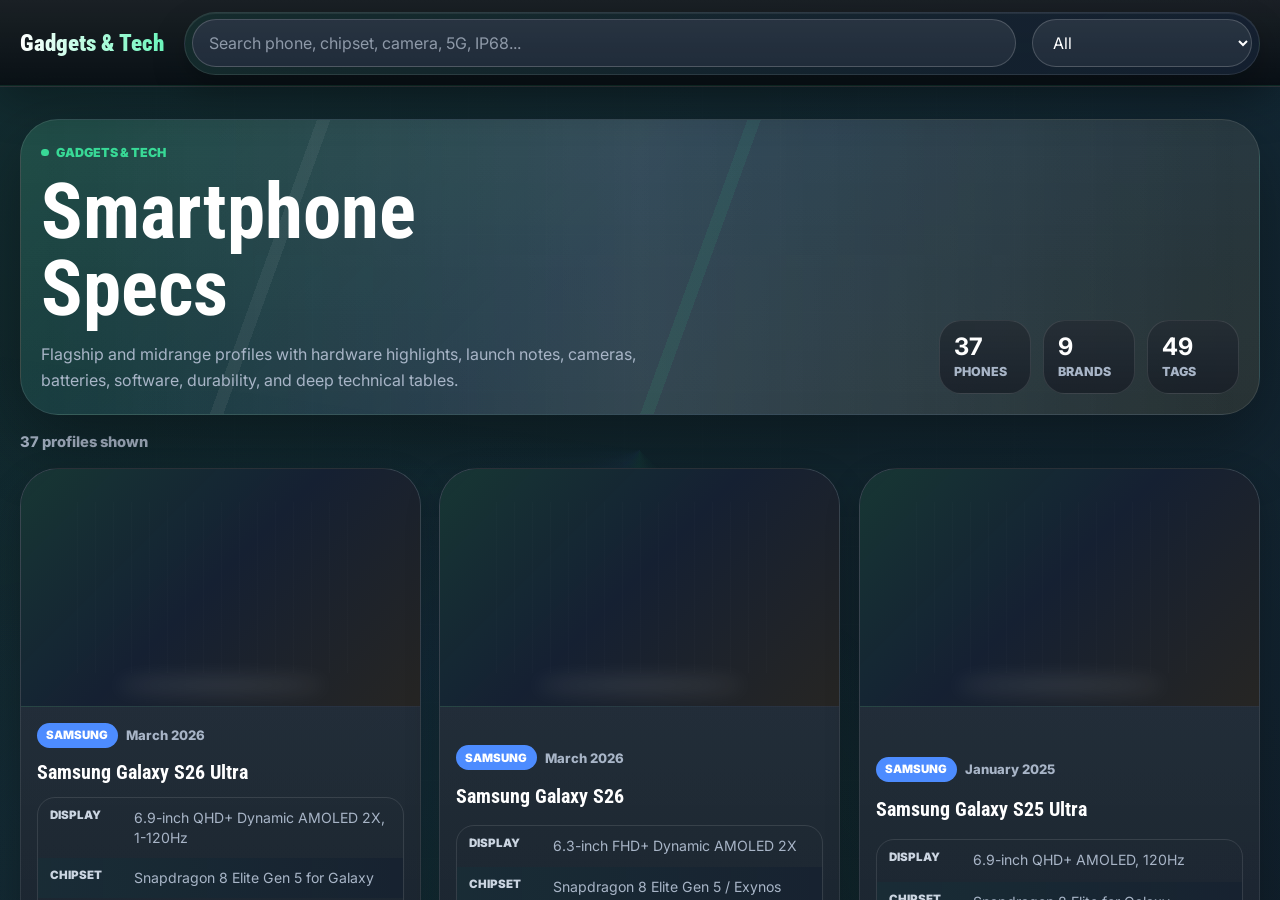
<file: gadgets-tech/index.html>
<!DOCTYPE html>
<html lang="en">
<head>
  <meta charset="UTF-8">
  <meta name="viewport" content="width=device-width, initial-scale=1.0">
  <meta http-equiv="refresh" content="0; url=../tech/phones/">
  <title>Redirecting to Gadgets & Tech Phones</title>
</head>
<body>
  <p>Opening the upgraded <a href="../tech/phones/">Gadgets & Tech phone section</a>...</p>
</body>
</html>
</file>
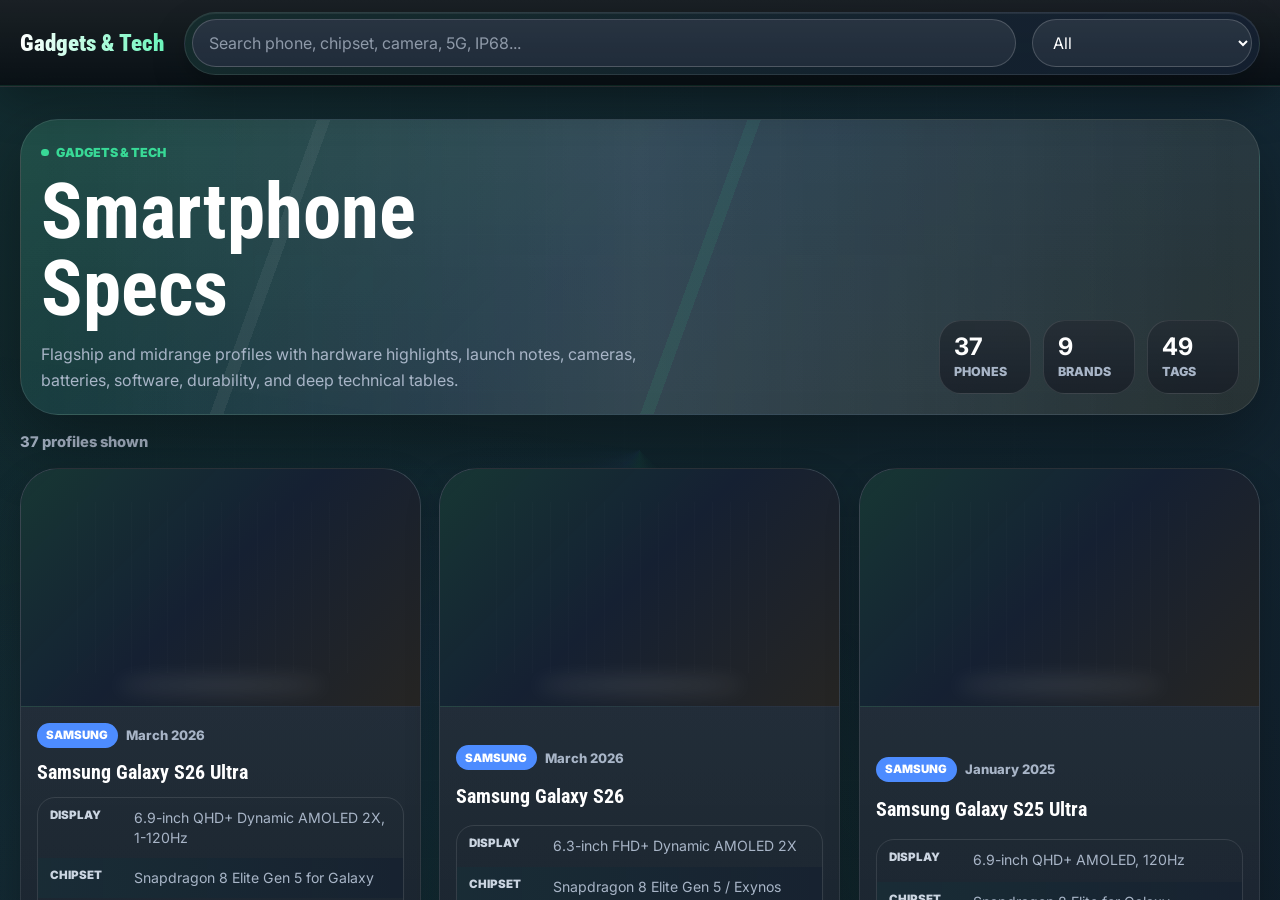
<file: tech/index.html>
<!DOCTYPE html>
<html lang="en">
<head>
  <meta charset="UTF-8">
  <meta name="viewport" content="width=device-width, initial-scale=1.0">
  <meta http-equiv="refresh" content="0; url=phones/">
  <title>Tech | Dipson Adhikari</title>
</head>
<body>
  <p>Opening <a href="phones/">Tech Phones</a>...</p>
</body>
</html>
</file>
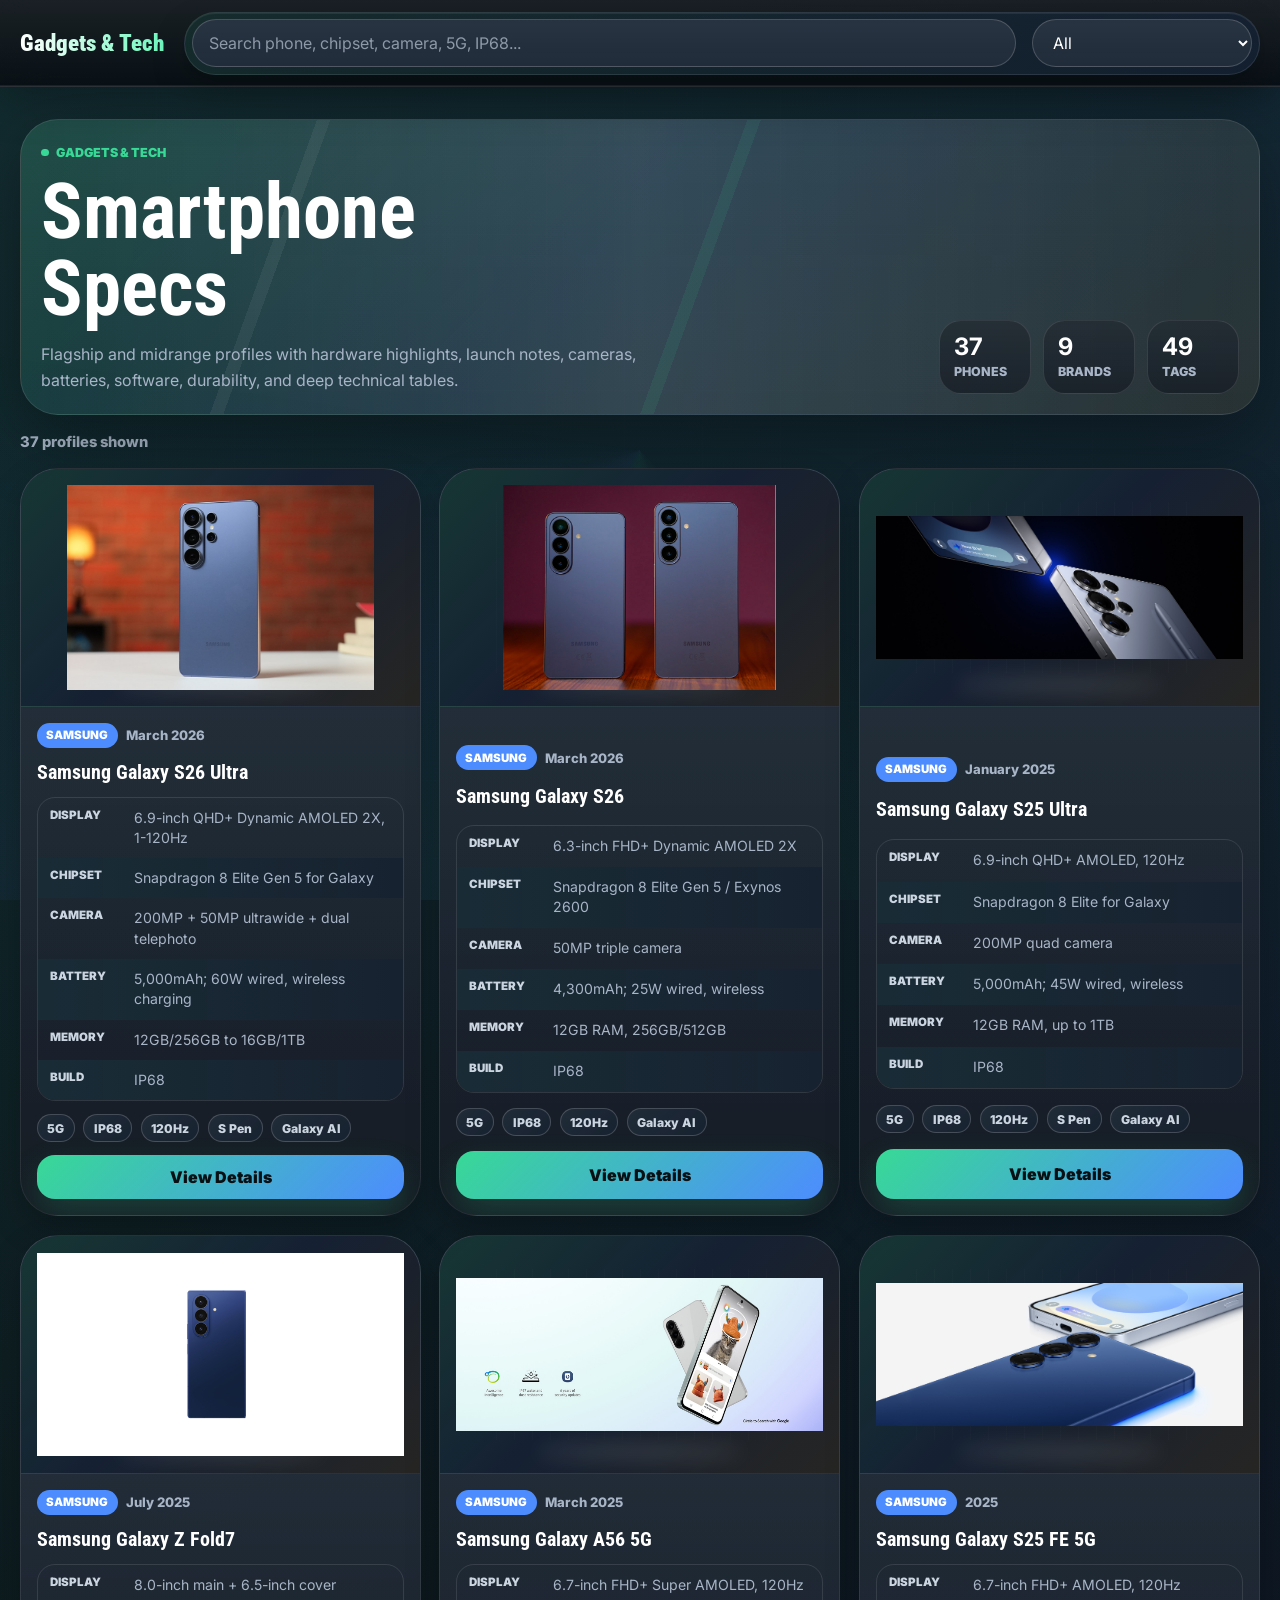
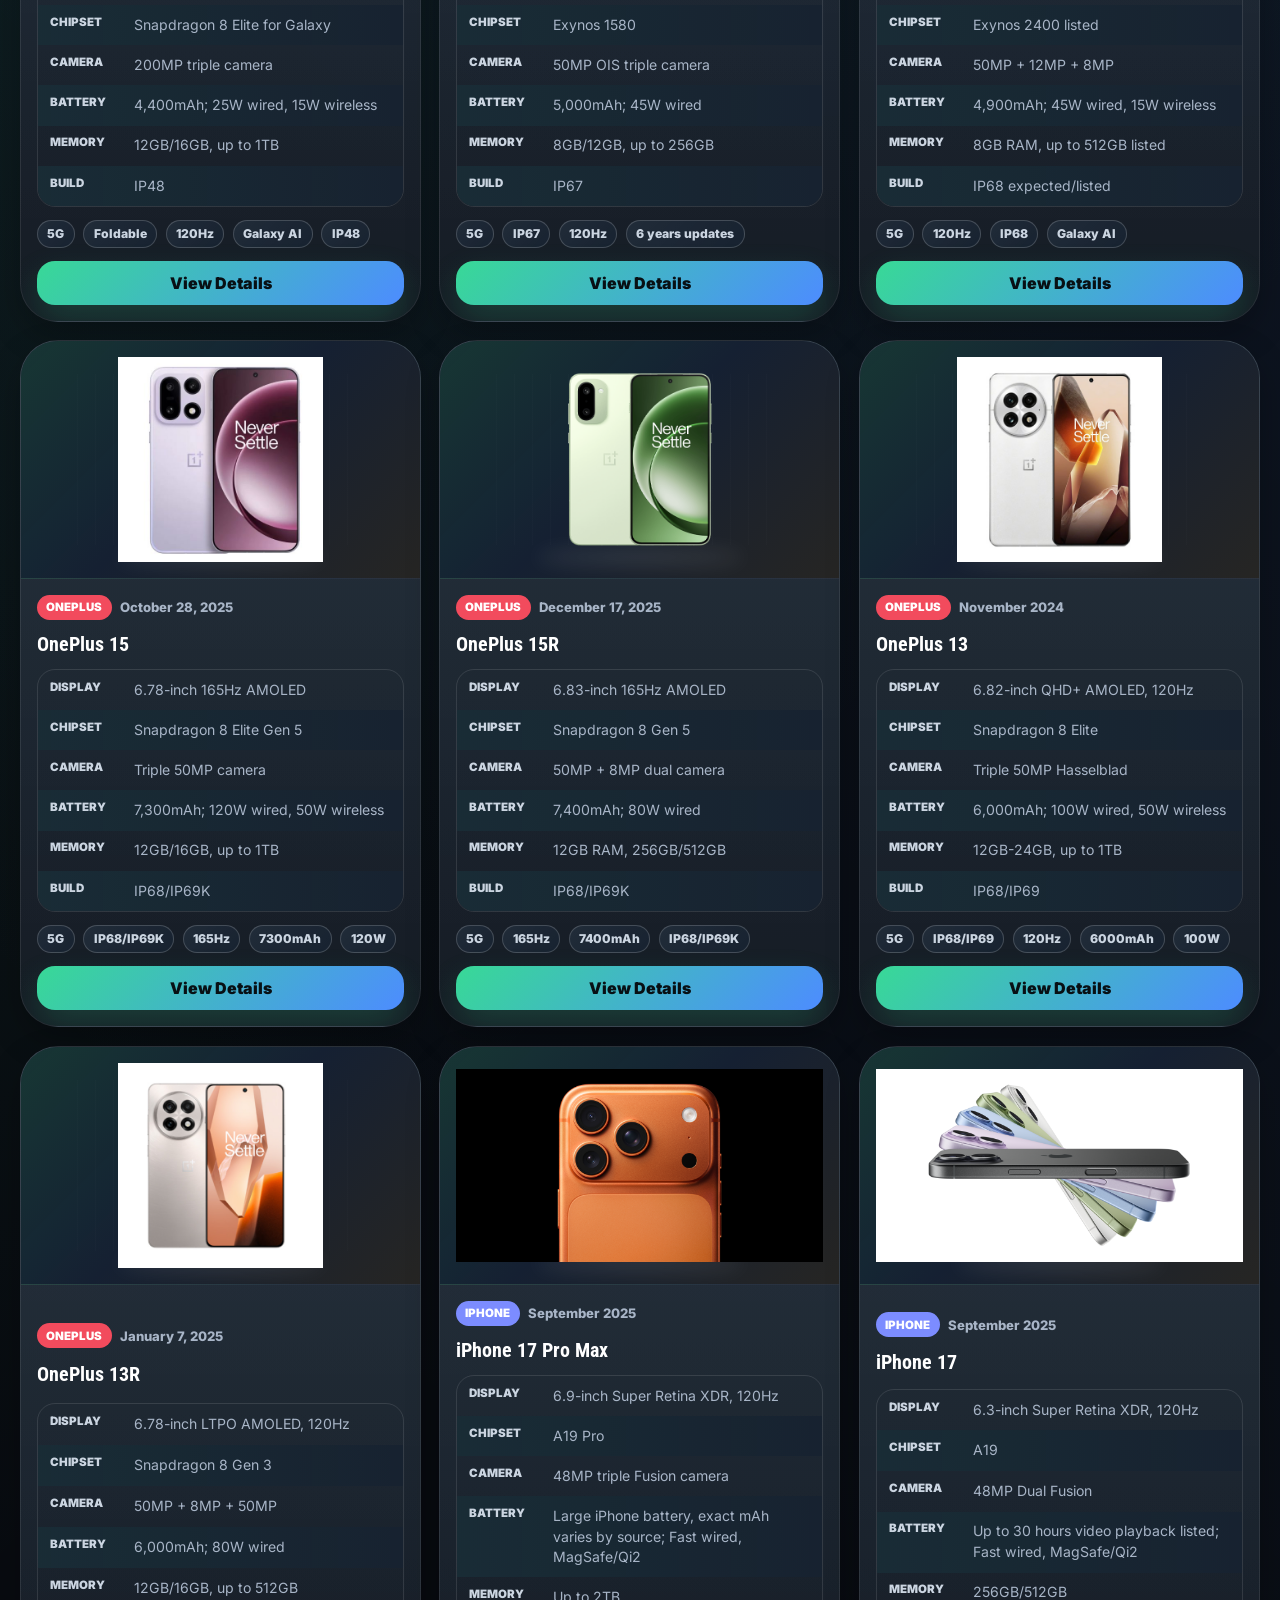
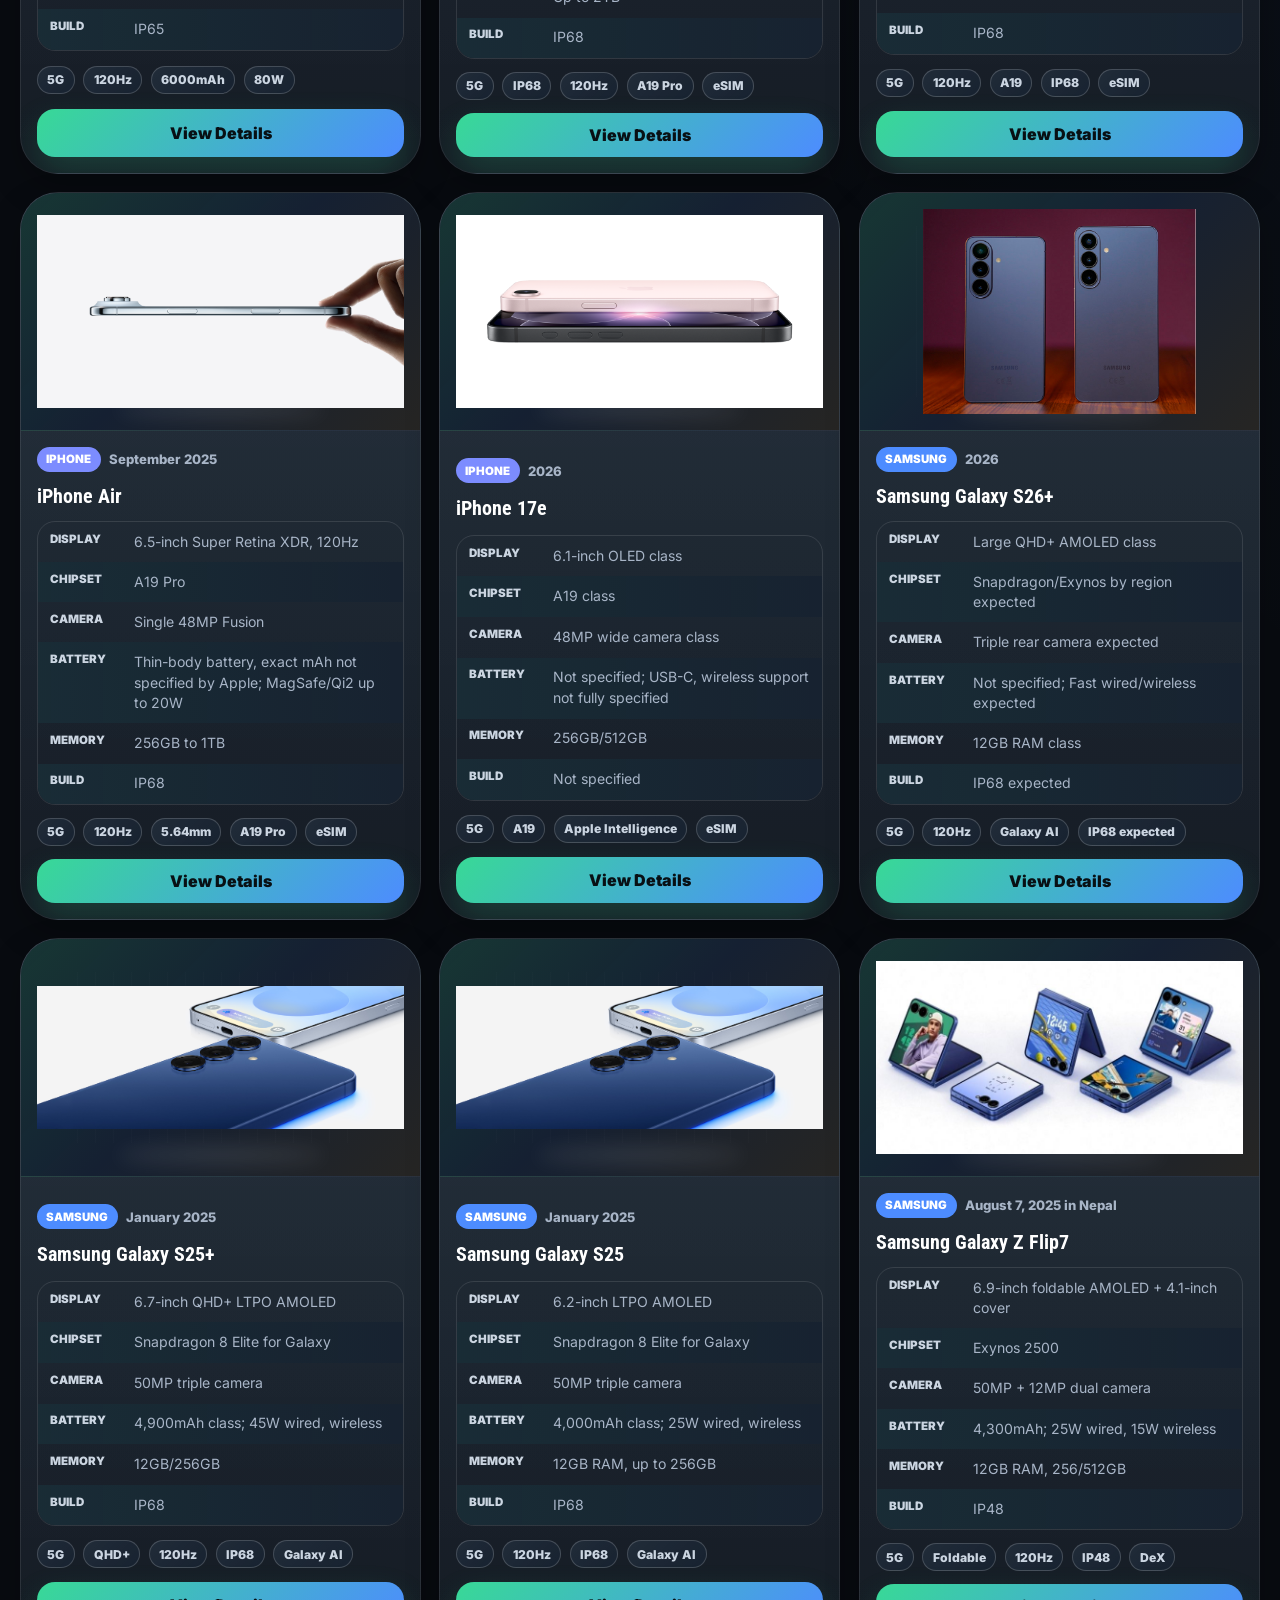
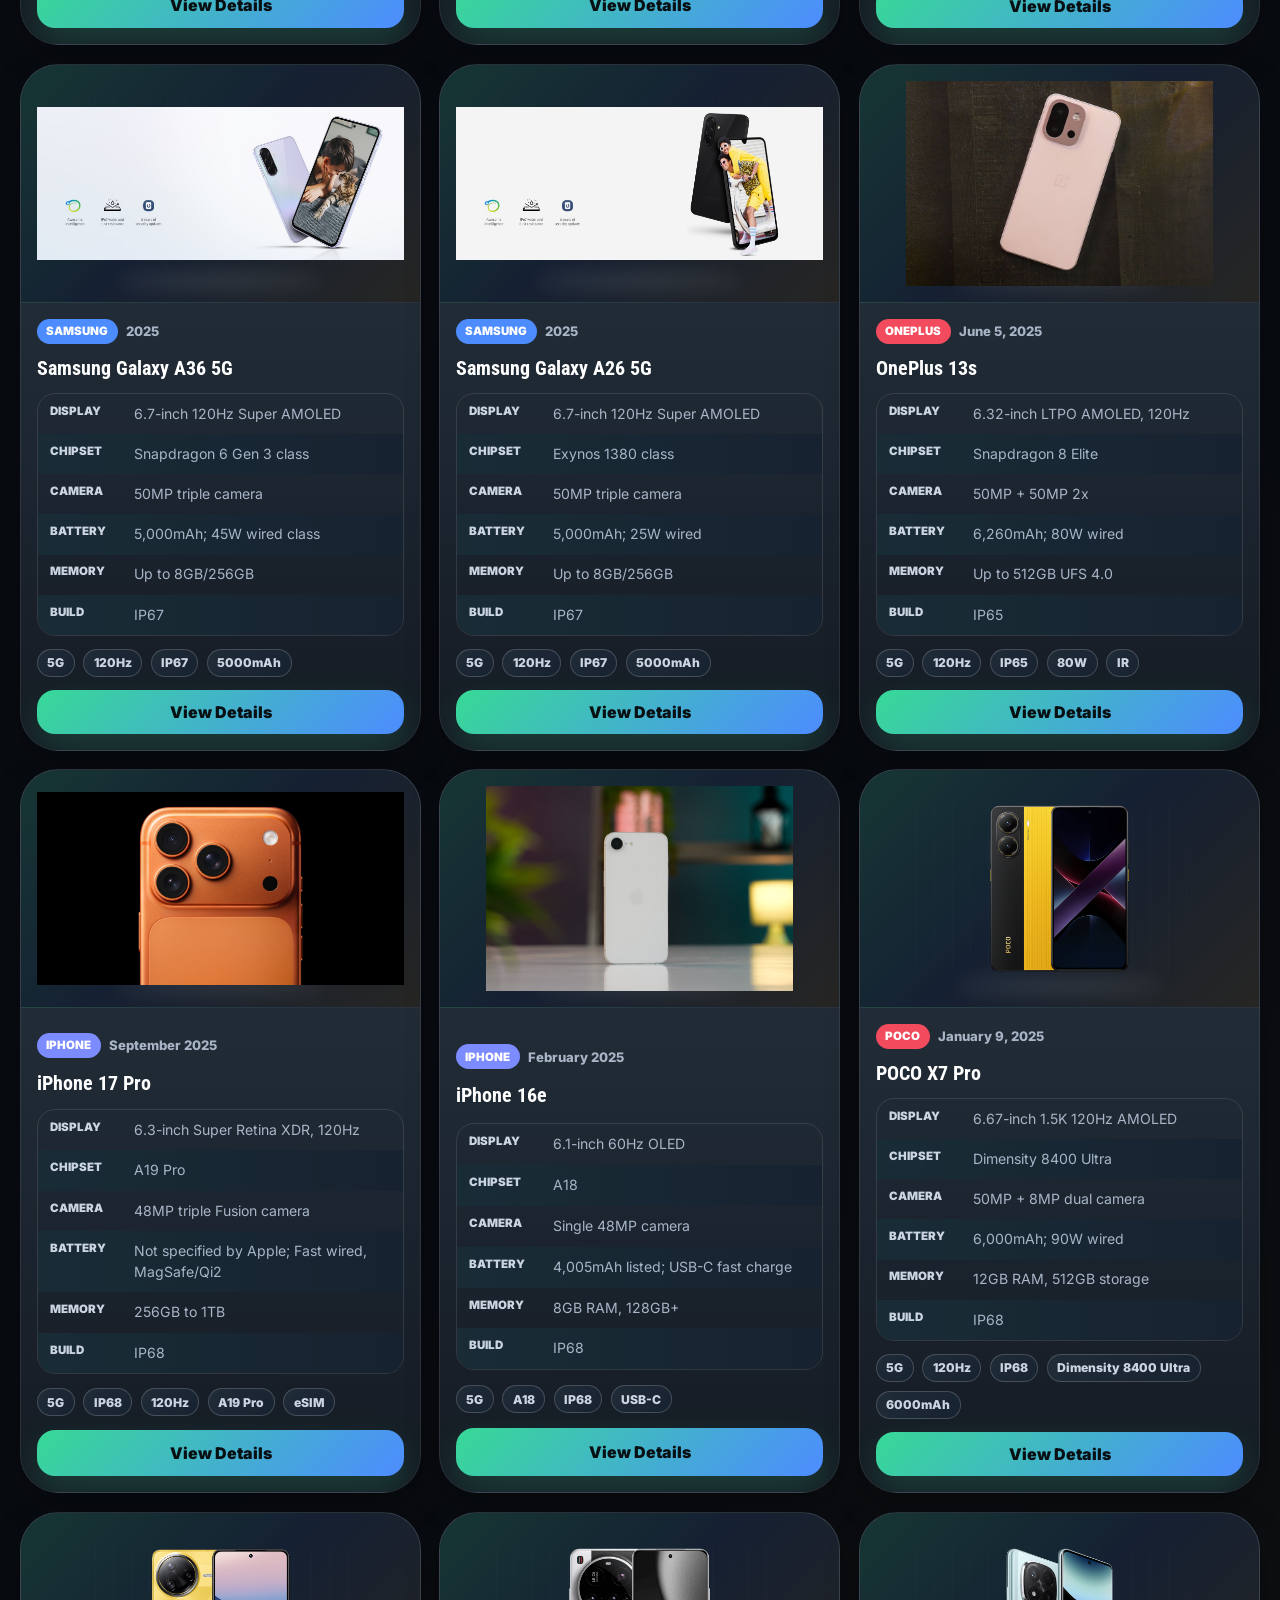
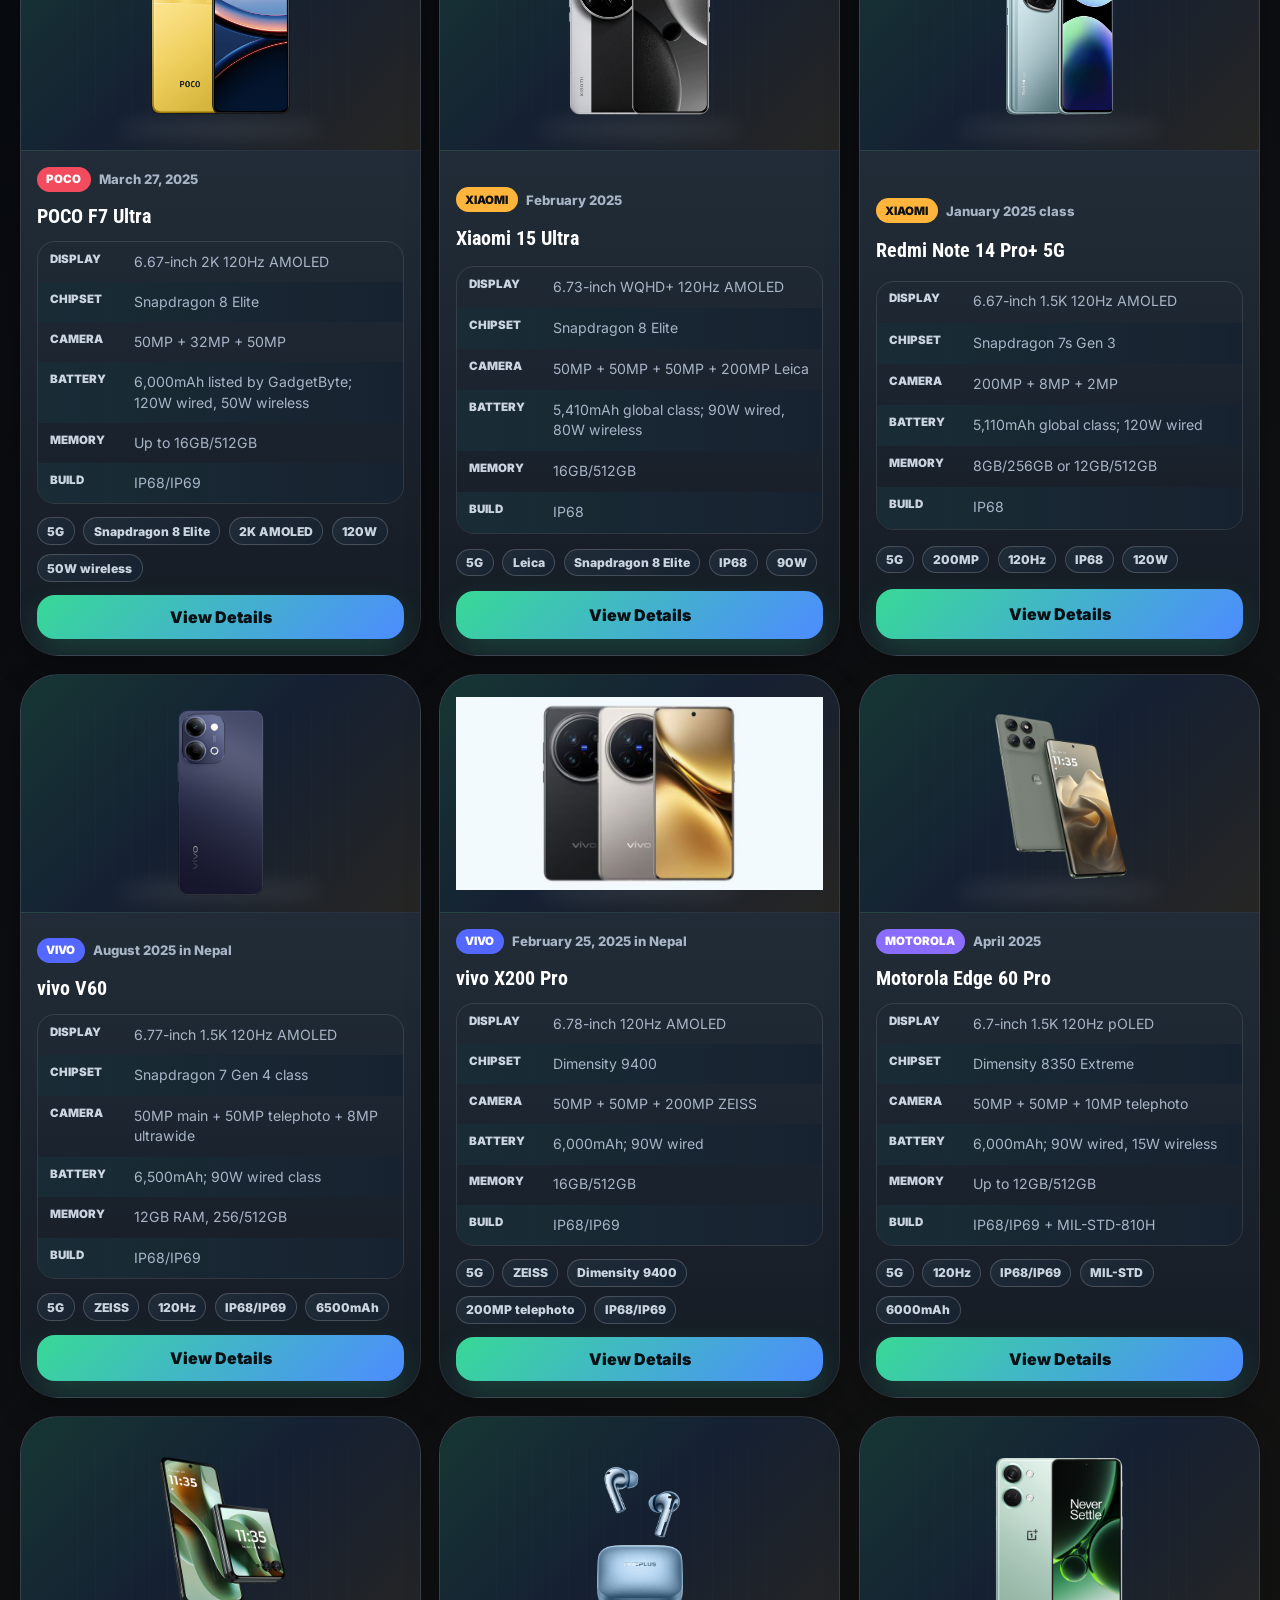
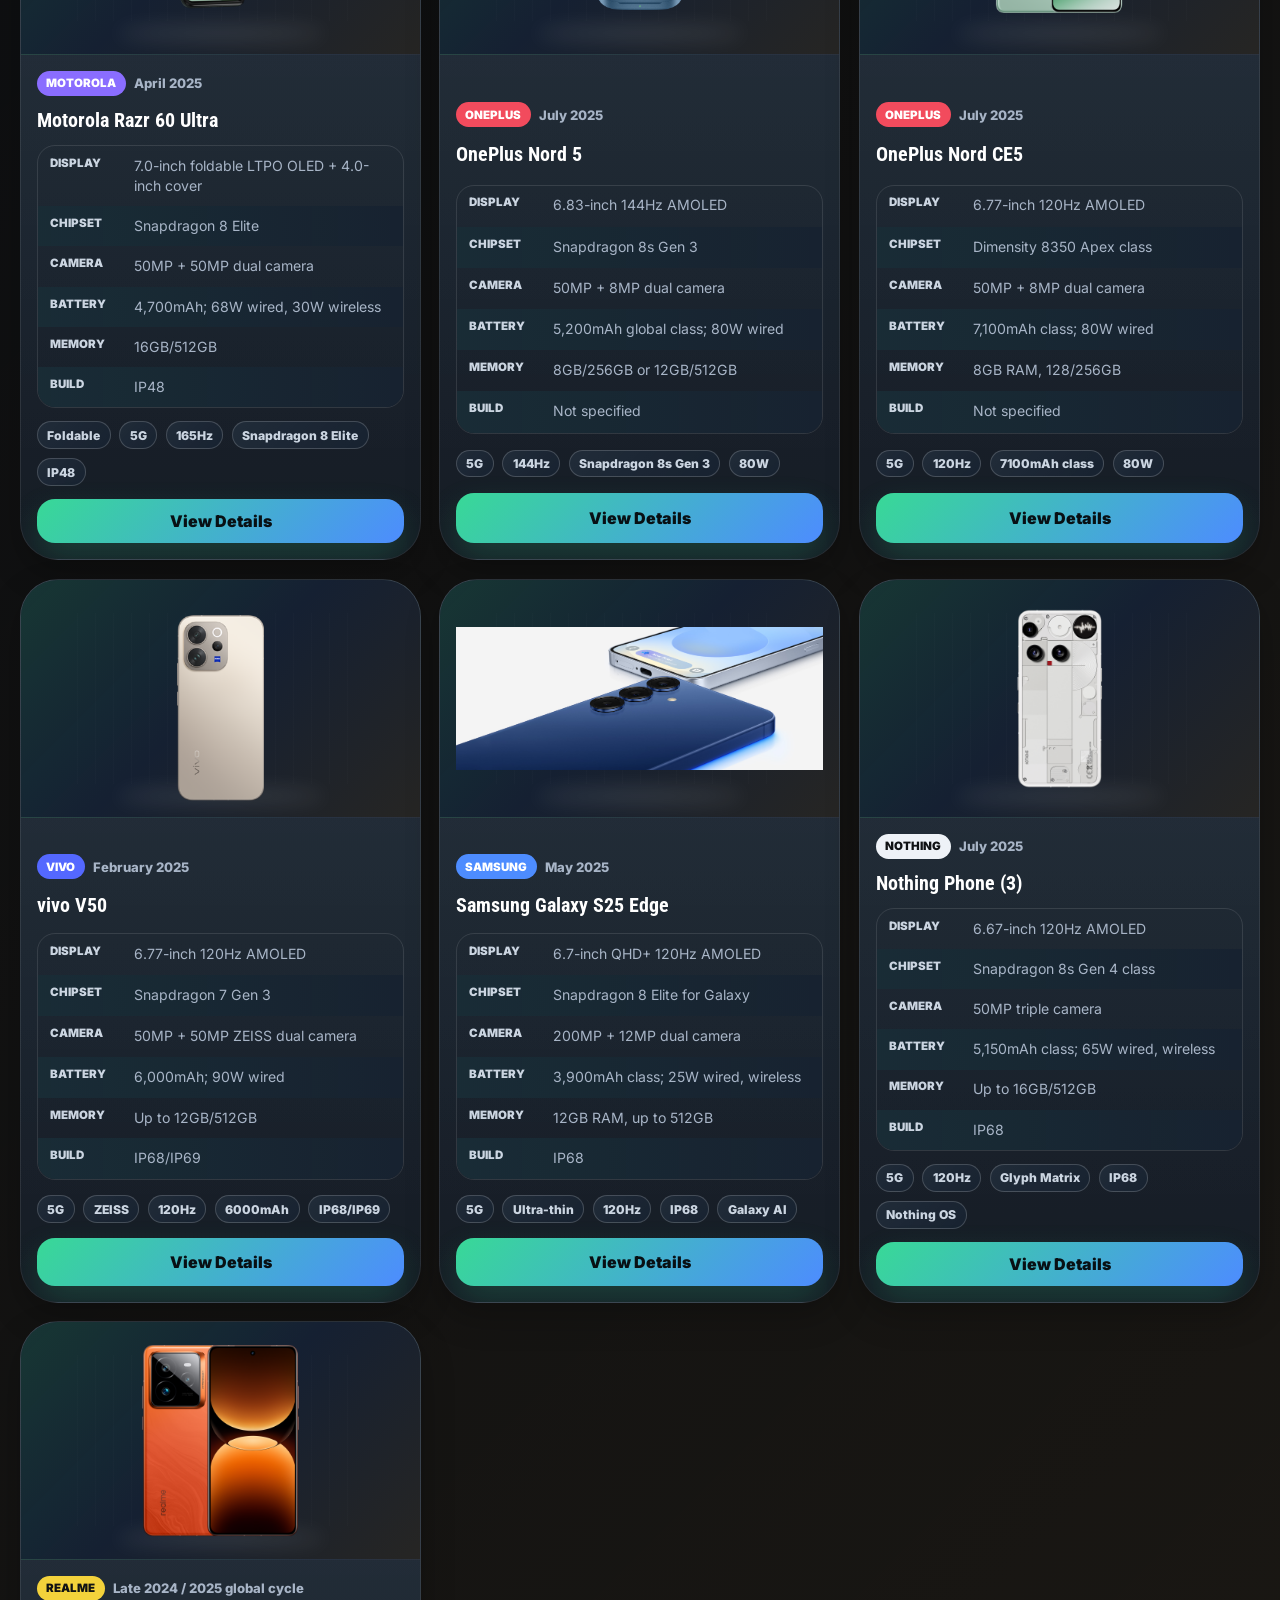
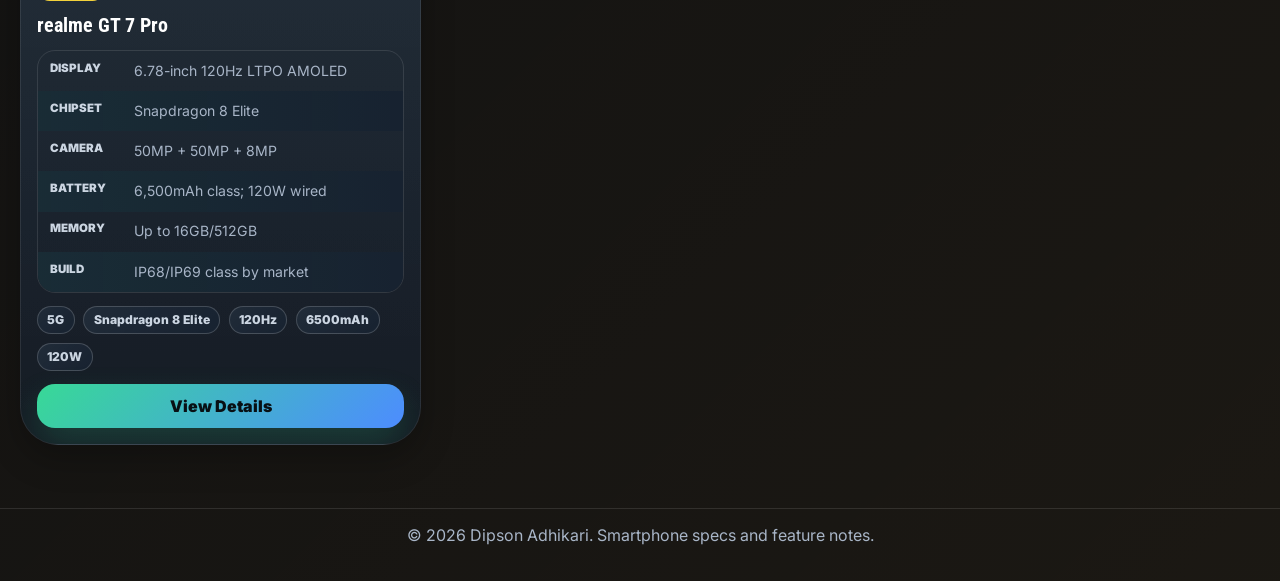
<file: tech/phones/index.html>
<!DOCTYPE html>
<html lang="en">
<head>
  <meta charset="UTF-8">
  <meta name="viewport" content="width=device-width, initial-scale=1.0">
  <meta
    name="description"
    content="Browse detailed smartphone specifications with images, key hardware summaries, camera notes, battery details, and advanced technical tables."
  >
  <title>Smartphone Specs and Features | Gadgets & Tech</title>
  <link rel="preconnect" href="https://fonts.googleapis.com">
  <link rel="preconnect" href="https://fonts.gstatic.com" crossorigin>
  <link
    href="https://fonts.googleapis.com/css2?family=Inter:wght@400;500;600;700;800;900&family=Roboto+Condensed:wght@700&display=swap"
    rel="stylesheet"
  >
  <link rel="stylesheet" href="styles.css">
</head>
<body>
  <header class="site-header">
    <nav class="navbar" aria-label="Tech navigation">
      <a class="brand" href="./" data-route="list">
        <span>Gadgets & Tech</span>
      </a>
      <div class="header-controls" aria-label="Phone filters">
        <label class="search-box">
          <span class="sr-only">Search phones</span>
          <input id="phone-search" type="search" placeholder="Search phone, chipset, camera, 5G, IP68...">
        </label>
        <label class="select-box">
          <span class="sr-only">Brand</span>
          <select id="brand-filter">
            <option value="all">All</option>
          </select>
        </label>
      </div>
    </nav>
  </header>

  <main id="app" class="app-shell" aria-live="polite"></main>

  <footer class="site-footer">
    <p>&copy; <span id="year">2026</span> Dipson Adhikari. Smartphone specs and feature notes.</p>
  </footer>

  <script src="phone-app.js"></script>
</body>
</html>
</file>
<file: tech/phones/styles.css>
:root {
  --page: #080b10;
  --panel: #111821;
  --panel-2: #172230;
  --panel-3: #202c3a;
  --ink: #ffffff;
  --text: #e8edf4;
  --muted: #a8b5c7;
  --soft: #cbd5e1;
  --line: rgba(255, 255, 255, 0.11);
  --line-strong: rgba(255, 255, 255, 0.18);
  --cyan: #38d996;
  --cyan-bright: #6df6bd;
  --cyan-soft: rgba(56, 217, 150, 0.16);
  --red: #f24b5d;
  --yellow: #ffb43b;
  --green: #7c8cff;
  --blue: #4d8cff;
  --violet: #9a7cff;
  --hot: #ff6fae;
  --shadow: 0 24px 70px rgba(0, 0, 0, 0.34);
  --shadow-soft: 0 14px 34px rgba(0, 0, 0, 0.24);
  --shadow-glow: 0 28px 80px rgba(56, 217, 150, 0.12), 0 22px 60px rgba(77, 140, 255, 0.12);
  --container: 1280px;
  --radius: 24px;
  --radius-lg: 38px;
  --radius-pill: 999px;
  --cursor-x: 50%;
  --cursor-y: 50%;
}

* {
  box-sizing: border-box;
  margin: 0;
  padding: 0;
}

html {
  scroll-behavior: smooth;
}

body {
  background:
    linear-gradient(135deg, rgba(56, 217, 150, 0.12), transparent 28%),
    linear-gradient(225deg, rgba(77, 140, 255, 0.12), transparent 34%),
    linear-gradient(315deg, rgba(255, 180, 59, 0.08), transparent 44%),
    var(--page);
  color: var(--text);
  font-family: "Inter", Arial, sans-serif;
  min-height: 100vh;
  overflow-x: hidden;
}

body::before {
  background-image:
    linear-gradient(rgba(255, 255, 255, 0.08) 1px, transparent 1px),
    linear-gradient(90deg, rgba(255, 255, 255, 0.08) 1px, transparent 1px);
  background-size: 78px 78px;
  content: "";
  inset: 0;
  mask-image: linear-gradient(90deg, transparent, #000 12%, #000 88%, transparent);
  opacity: 0.11;
  pointer-events: none;
  position: fixed;
  z-index: -1;
}

body::after {
  background:
    conic-gradient(
      from 130deg at var(--cursor-x) var(--cursor-y),
      transparent 0deg,
      rgba(56, 217, 150, 0.1) 54deg,
      rgba(77, 140, 255, 0.09) 94deg,
      transparent 150deg
    );
  content: "";
  inset: 0;
  opacity: 0.72;
  pointer-events: none;
  position: fixed;
  z-index: -1;
}

img {
  display: block;
  max-width: 100%;
}

a {
  color: inherit;
  text-decoration: none;
}

button,
input,
select {
  font: inherit;
}

button {
  cursor: pointer;
}

.sr-only {
  height: 1px;
  margin: -1px;
  overflow: hidden;
  padding: 0;
  position: absolute;
  width: 1px;
}

.site-header {
  backdrop-filter: blur(20px);
  background:
    linear-gradient(180deg, rgba(255, 255, 255, 0.065), transparent),
    rgba(8, 11, 16, 0.82);
  border-bottom: 1px solid rgba(255, 255, 255, 0.08);
  box-shadow: 0 16px 40px rgba(0, 0, 0, 0.26), inset 0 -1px 0 rgba(56, 217, 150, 0.12);
  position: sticky;
  top: 0;
  z-index: 20;
}

.navbar {
  align-items: center;
  display: grid;
  gap: 1.25rem;
  grid-template-columns: auto minmax(0, 1fr);
  margin: 0 auto;
  max-width: var(--container);
  min-height: 76px;
  padding: 0.72rem 1.25rem;
  position: relative;
}

.brand {
  align-items: center;
  display: flex;
  gap: 0.75rem;
  min-width: 0;
}

.brand img {
  display: none;
  height: 0;
  width: 0;
}

.brand span,
h1,
h2,
h3 {
  color: var(--ink);
  font-family: "Roboto Condensed", "Inter", Arial, sans-serif;
  letter-spacing: 0;
}

.brand span {
  background: linear-gradient(90deg, var(--ink), var(--cyan-bright), var(--blue));
  background-size: 200% auto;
  -webkit-background-clip: text;
  background-clip: text;
  color: transparent;
  font-size: 1.46rem;
  font-weight: 900;
  white-space: nowrap;
  transition: background-position 0.35s ease, filter 0.35s ease;
}

.brand:hover span,
.brand:focus-visible span {
  background-position: 100% 50%;
  filter: drop-shadow(0 10px 20px rgba(56, 217, 150, 0.18));
}

.search-box input::placeholder {
  color: #8e99a8;
}

.header-controls {
  align-items: center;
  background:
    linear-gradient(135deg, rgba(56, 217, 150, 0.1), rgba(77, 140, 255, 0.07)),
    rgba(17, 24, 33, 0.86);
  border: 1px solid rgba(255, 255, 255, 0.1);
  border-radius: var(--radius-pill);
  box-shadow: var(--shadow-soft), inset 0 1px 0 rgba(255, 255, 255, 0.07);
  display: grid;
  gap: 1rem;
  grid-template-columns: minmax(240px, 1fr) 220px;
  padding: 0.42rem;
  transition: border-color 0.24s ease, box-shadow 0.24s ease, transform 0.24s ease;
}

.header-controls:focus-within {
  border-color: rgba(56, 217, 150, 0.36);
  box-shadow: var(--shadow-glow);
  transform: translateY(1px);
}

.app-shell {
  margin: 0 auto;
  max-width: var(--container);
  padding: 2rem 1.25rem 4rem;
}

.catalog-hero {
  align-items: end;
  background:
    linear-gradient(135deg, rgba(56, 217, 150, 0.15), rgba(77, 140, 255, 0.08) 46%, rgba(255, 180, 59, 0.08)),
    linear-gradient(180deg, rgba(255, 255, 255, 0.045), rgba(255, 255, 255, 0.015));
  border: 1px solid var(--line);
  border-radius: var(--radius-lg);
  box-shadow: var(--shadow);
  display: grid;
  gap: 1.5rem;
  grid-template-columns: minmax(0, 1fr) auto;
  margin-bottom: 1.15rem;
  overflow: hidden;
  padding: 1.25rem;
  position: relative;
}

.catalog-hero::before {
  background:
    linear-gradient(110deg, transparent 0 22%, rgba(255, 255, 255, 0.08) 22% 23%, transparent 23% 54%, rgba(56, 217, 150, 0.12) 54% 55%, transparent 55%),
    linear-gradient(90deg, transparent, rgba(255, 255, 255, 0.14), transparent);
  content: "";
  inset: 0;
  opacity: 0.72;
  pointer-events: none;
  position: absolute;
}

.catalog-hero > * {
  position: relative;
  z-index: 1;
}

.catalog-hero h1 {
  font-size: clamp(2.4rem, 6vw, 4.8rem);
  max-width: 11ch;
}

.catalog-hero p:not(.eyebrow) {
  color: var(--muted);
  line-height: 1.65;
  margin-top: 0.85rem;
  max-width: 66ch;
}

.catalog-stats {
  display: grid;
  gap: 0.75rem;
  grid-template-columns: repeat(3, minmax(92px, 1fr));
  min-width: min(100%, 360px);
}

.catalog-stats article {
  background:
    linear-gradient(180deg, rgba(255, 255, 255, 0.07), rgba(255, 255, 255, 0.025)),
    rgba(17, 24, 33, 0.8);
  border: 1px solid var(--line);
  border-radius: 22px;
  padding: 0.85rem;
  transition: border-color 0.22s ease, transform 0.22s ease;
}

.catalog-stats article:hover {
  border-color: rgba(56, 217, 150, 0.34);
  transform: translateY(-3px);
}

.catalog-stats strong {
  color: var(--ink);
  display: block;
  font-size: 1.5rem;
  line-height: 1;
}

.catalog-stats span {
  color: var(--muted);
  display: block;
  font-size: 0.78rem;
  font-weight: 850;
  margin-top: 0.34rem;
  text-transform: uppercase;
}

.breadcrumb {
  color: var(--muted);
  display: flex;
  flex-wrap: wrap;
  font-size: 0.88rem;
  font-weight: 750;
  gap: 0.5rem;
  margin-bottom: 1.15rem;
}

.breadcrumb span::before,
.breadcrumb a + a::before {
  color: #68717e;
  content: "/";
  margin-right: 0.5rem;
}

.eyebrow {
  align-items: center;
  color: var(--cyan);
  display: inline-flex;
  font-size: 0.78rem;
  font-weight: 900;
  gap: 0.48rem;
  letter-spacing: 0;
  margin-bottom: 0.85rem;
  text-transform: uppercase;
}

.eyebrow::before {
  background: var(--cyan);
  border-radius: 50%;
  content: "";
  height: 0.48rem;
  width: 0.48rem;
}

h1 {
  font-size: 3.35rem;
  line-height: 1;
  max-width: 16ch;
}

h2 {
  font-size: 1.9rem;
  line-height: 1.08;
}

h3 {
  font-size: 1.28rem;
  line-height: 1.1;
}

.search-box,
.select-box {
  display: grid;
  gap: 0;
}

.search-box span,
.select-box span {
  color: var(--soft);
  font-size: 0.75rem;
  font-weight: 900;
  text-transform: uppercase;
}

.search-box input,
.select-box select {
  background:
    linear-gradient(180deg, rgba(255, 255, 255, 0.035), transparent),
    var(--panel-3);
  border: 1px solid var(--line-strong);
  border-radius: var(--radius-pill);
  color: var(--ink);
  min-height: 48px;
  outline: 0;
  padding: 0.72rem 1rem;
  transition: border-color 0.22s ease, box-shadow 0.22s ease, transform 0.22s ease;
  width: 100%;
}

.search-box input:focus,
.select-box select:focus {
  border-color: var(--cyan);
  box-shadow: 0 0 0 4px rgba(56, 217, 150, 0.12);
  transform: translateY(-1px);
}

.section-head {
  align-items: end;
  display: flex;
  justify-content: space-between;
  margin-top: 1.55rem;
}

.result-count {
  color: var(--muted);
  font-size: 0.92rem;
  font-weight: 800;
  margin-top: 1rem;
  min-height: 1.2rem;
}

.section-head.compact {
  margin-top: 0;
}

.section-head > p {
  color: var(--muted);
  line-height: 1.6;
}

.phone-grid {
  display: grid;
  gap: 1.15rem;
  grid-template-columns: repeat(auto-fit, minmax(300px, 1fr));
  margin-top: 1rem;
}

.phone-card {
  background:
    linear-gradient(180deg, rgba(255, 255, 255, 0.055), rgba(255, 255, 255, 0.015)),
    linear-gradient(180deg, rgba(29, 42, 56, 0.96), rgba(17, 24, 33, 0.98));
  border: 1px solid rgba(255, 255, 255, 0.09);
  border-radius: var(--radius-lg);
  box-shadow: var(--shadow-soft);
  display: grid;
  isolation: isolate;
  overflow: hidden;
  position: relative;
  transform: perspective(900px) rotateX(var(--tilt-y, 0deg)) rotateY(var(--tilt-x, 0deg));
  transition: border-color 0.24s ease, box-shadow 0.24s ease, transform 0.24s ease;
}

.phone-card::before {
  background: linear-gradient(120deg, transparent, rgba(255, 255, 255, 0.16), transparent);
  content: "";
  inset: 0 auto 0 -120%;
  pointer-events: none;
  position: absolute;
  transform: skewX(-18deg);
  transition: left 0.7s ease;
  width: 60%;
  z-index: 2;
}

.phone-card::after {
  background: radial-gradient(circle at var(--spotlight-x, 50%) var(--spotlight-y, 50%), rgba(56, 217, 150, 0.18), transparent 42%);
  content: "";
  inset: 0;
  opacity: 0;
  pointer-events: none;
  position: absolute;
  transition: opacity 0.25s ease;
  z-index: 1;
}

.phone-card > * {
  position: relative;
  z-index: 3;
}

.phone-card:hover,
.phone-card:focus-within {
  border-color: rgba(56, 217, 150, 0.5);
  box-shadow: var(--shadow-glow);
  transform:
    perspective(900px)
    rotateX(var(--tilt-y, 0deg))
    rotateY(var(--tilt-x, 0deg))
    translateY(-7px);
}

.phone-card:hover::before,
.phone-card:focus-within::before {
  left: 130%;
}

.phone-card:hover::after,
.phone-card:focus-within::after {
  opacity: 1;
}

.phone-card[hidden] {
  display: none;
}

.phone-image {
  align-items: center;
  background:
    linear-gradient(135deg, rgba(56, 217, 150, 0.16), rgba(77, 140, 255, 0.08) 48%, rgba(255, 180, 59, 0.09)),
    #101721;
  border-bottom: 1px solid rgba(255, 255, 255, 0.08);
  display: flex;
  height: 238px;
  justify-content: center;
  padding: 1rem;
  position: relative;
}

.phone-image::before {
  background: repeating-linear-gradient(90deg, rgba(255, 255, 255, 0.09) 0 1px, transparent 1px 18px);
  content: "";
  inset: 14%;
  opacity: 0.14;
  pointer-events: none;
  position: absolute;
}

.phone-image::after {
  background: rgba(255, 255, 255, 0.16);
  border-radius: 50%;
  bottom: 1rem;
  content: "";
  filter: blur(10px);
  height: 10px;
  left: 24%;
  position: absolute;
  right: 24%;
}

.phone-image img {
  height: 100%;
  object-fit: contain;
  position: relative;
  transition: filter 0.28s ease, transform 0.32s ease;
  width: 100%;
  z-index: 1;
}

.phone-card:hover .phone-image img,
.phone-card:focus-within .phone-image img {
  filter: drop-shadow(0 20px 28px rgba(56, 217, 150, 0.2));
  transform: translateY(-7px) scale(1.045);
}

.phone-card-body {
  display: grid;
  gap: 0.82rem;
  padding: 1rem;
}

.card-kicker,
.badge-row,
.intro-meta,
.profile-row {
  align-items: center;
  display: flex;
  flex-wrap: wrap;
  gap: 0.55rem;
}

.card-kicker > span:last-child,
.intro-meta span {
  color: var(--muted);
  font-size: 0.82rem;
  font-weight: 800;
}

.brand-pill {
  border-radius: 999px;
  color: #ffffff;
  display: inline-flex;
  font-size: 0.72rem;
  font-weight: 900;
  padding: 0.34rem 0.58rem;
  text-transform: uppercase;
  transition: filter 0.22s ease, transform 0.22s ease;
}

.brand-pill:hover {
  filter: brightness(1.08);
  transform: translateY(-2px);
}

.brand-pill.samsung {
  background: var(--blue);
}

.brand-pill.oneplus,
.brand-pill.poco {
  background: var(--red);
}

.brand-pill.iphone {
  background: var(--green);
}

.brand-pill.xiaomi {
  background: var(--yellow);
  color: #101214;
}

.brand-pill.vivo {
  background: #5468ff;
}

.brand-pill.motorola {
  background: #8a6dff;
}

.brand-pill.nothing {
  background: #eef2f7;
  color: #101214;
}

.brand-pill.realme {
  background: #f3d23b;
  color: #101214;
}

.profile-label {
  color: var(--ink);
  font-family: "Roboto Condensed", "Inter", Arial, sans-serif;
  font-size: 1.55rem;
  font-weight: 900;
  line-height: 1;
}

.profile-summary {
  color: var(--muted);
  line-height: 1.65;
}

.mini-specs {
  border: 1px solid var(--line);
  border-radius: 18px;
  display: grid;
  overflow: hidden;
}

.mini-specs div {
  display: grid;
  gap: 0.4rem;
  grid-template-columns: 78px 1fr;
  padding: 0.62rem 0.72rem;
}

.mini-specs div:nth-child(even) {
  background:
    linear-gradient(90deg, rgba(56, 217, 150, 0.055), transparent),
    var(--panel-2);
}

.mini-specs dt {
  color: var(--soft);
  font-size: 0.72rem;
  font-weight: 900;
  text-transform: uppercase;
}

.mini-specs dd {
  color: var(--muted);
  font-size: 0.88rem;
  line-height: 1.45;
}

.badge-row span {
  background:
    linear-gradient(135deg, rgba(255, 255, 255, 0.045), transparent),
    var(--panel-2);
  border: 1px solid var(--line-strong);
  border-radius: var(--radius-pill);
  color: var(--soft);
  font-size: 0.76rem;
  font-weight: 850;
  padding: 0.34rem 0.58rem;
  transition: background 0.22s ease, border-color 0.22s ease, color 0.22s ease, transform 0.22s ease;
}

.badge-row span:hover {
  background: linear-gradient(135deg, rgba(56, 217, 150, 0.18), rgba(77, 140, 255, 0.1));
  border-color: rgba(56, 217, 150, 0.36);
  color: var(--ink);
  transform: translateY(-2px);
}

.details-link {
  align-items: center;
  background: linear-gradient(135deg, var(--cyan), var(--blue));
  border-radius: 18px;
  box-shadow: 0 16px 34px rgba(56, 217, 150, 0.18);
  color: #081014;
  display: inline-flex;
  font-weight: 950;
  justify-content: center;
  min-height: 44px;
  padding: 0.74rem 0.92rem;
  position: relative;
  overflow: hidden;
  transition: box-shadow 0.24s ease, transform 0.24s ease;
}

.details-link::before {
  background: linear-gradient(120deg, transparent, rgba(255, 255, 255, 0.42), transparent);
  content: "";
  inset: 0 auto 0 -120%;
  position: absolute;
  transform: skewX(-18deg);
  transition: left 0.55s ease;
  width: 50%;
}

.details-link:hover,
.details-link:focus-visible {
  box-shadow: 0 18px 44px rgba(77, 140, 255, 0.24);
  transform: translateY(-2px);
}

.details-link:hover::before,
.details-link:focus-visible::before {
  left: 130%;
}

.detail-shell {
  display: grid;
  gap: 1.5rem;
  grid-template-columns: minmax(0, 1fr) 320px;
}

.product-area {
  min-width: 0;
}

.product-title-row {
  align-items: end;
  display: flex;
  gap: 1rem;
  justify-content: space-between;
  margin-bottom: 1rem;
}

.product-title-row h1 {
  margin-top: 0.7rem;
  max-width: none;
}

.product-grid {
  display: grid;
  gap: 1.5rem;
  grid-template-columns: minmax(320px, 0.9fr) minmax(0, 1.1fr);
}

.product-gallery,
.buy-panel,
.rail-card,
.pros-cons article,
.spec-section,
.advanced-panel,
.load-state {
  background:
    linear-gradient(180deg, rgba(255, 255, 255, 0.055), rgba(255, 255, 255, 0.015)),
    linear-gradient(180deg, rgba(29, 42, 56, 0.96), rgba(17, 24, 33, 0.98));
  border: 1px solid rgba(255, 255, 255, 0.09);
  border-radius: var(--radius-lg);
  box-shadow: var(--shadow-soft);
}

.product-gallery {
  align-items: center;
  display: flex;
  justify-content: center;
  min-height: 500px;
  padding: 1.4rem;
  position: relative;
  transform: perspective(1000px) rotateX(var(--tilt-y, 0deg)) rotateY(var(--tilt-x, 0deg));
  transition: border-color 0.26s ease, box-shadow 0.26s ease, transform 0.26s ease;
  overflow: hidden;
}

.product-gallery::before {
  background:
    linear-gradient(135deg, rgba(56, 217, 150, 0.16), rgba(77, 140, 255, 0.08) 48%, rgba(255, 180, 59, 0.1)),
    repeating-linear-gradient(90deg, rgba(255, 255, 255, 0.08) 0 1px, transparent 1px 22px);
  content: "";
  inset: 0;
  opacity: 0.55;
  position: absolute;
}

.product-gallery img {
  max-height: 440px;
  object-fit: contain;
  position: relative;
  transition: filter 0.3s ease, transform 0.34s ease;
  z-index: 1;
}

.product-gallery:hover,
.product-gallery:focus-within {
  border-color: rgba(56, 217, 150, 0.4);
  box-shadow: var(--shadow-glow);
  transform:
    perspective(1000px)
    rotateX(var(--tilt-y, 0deg))
    rotateY(var(--tilt-x, 0deg))
    translateY(-5px);
}

.product-gallery:hover img,
.product-gallery:focus-within img {
  filter: drop-shadow(0 26px 34px rgba(56, 217, 150, 0.18));
  transform: translateY(-8px) scale(1.035);
}

.buy-panel {
  align-content: start;
  display: grid;
  gap: 1rem;
  padding: 1.1rem;
}

.profile-row {
  justify-content: space-between;
}

.key-spec-panel {
  background: linear-gradient(135deg, rgba(56, 217, 150, 0.1), rgba(77, 140, 255, 0.06));
  border: 1px solid rgba(56, 217, 150, 0.4);
  border-radius: 22px;
  overflow: hidden;
}

.panel-title {
  align-items: center;
  display: flex;
  justify-content: space-between;
  padding: 1rem 1rem 0;
}

.panel-title h2 {
  font-size: 1.35rem;
}

.panel-title a {
  color: var(--cyan);
  font-size: 0.85rem;
  font-weight: 900;
}

.key-spec-grid {
  display: grid;
  gap: 0.95rem;
  grid-template-columns: repeat(2, minmax(0, 1fr));
  padding: 1rem;
}

.key-spec-grid article {
  background: rgba(8, 11, 16, 0.22);
  border: 1px solid rgba(255, 255, 255, 0.08);
  border-radius: 18px;
  display: grid;
  gap: 0.28rem;
  padding: 0.74rem;
  transition: border-color 0.22s ease, transform 0.22s ease;
}

.key-spec-grid article:hover {
  border-color: rgba(56, 217, 150, 0.3);
  transform: translateY(-3px);
}

.key-spec-grid span,
.quick-grid span {
  color: var(--muted);
  font-size: 0.78rem;
  font-weight: 850;
}

.key-spec-grid strong {
  color: var(--ink);
  line-height: 1.45;
}

.variant-box {
  background:
    linear-gradient(135deg, rgba(255, 255, 255, 0.045), transparent),
    var(--panel-2);
  border: 1px solid var(--line);
  border-radius: 18px;
  display: grid;
  gap: 0.3rem;
  padding: 0.82rem;
  transition: border-color 0.22s ease, transform 0.22s ease;
}

.variant-box:hover {
  border-color: rgba(77, 140, 255, 0.32);
  transform: translateY(-2px);
}

.variant-box strong {
  color: var(--ink);
  font-size: 0.76rem;
  text-transform: uppercase;
}

.variant-box span {
  color: var(--muted);
  line-height: 1.5;
}

.side-rail {
  display: grid;
  gap: 1rem;
  min-width: 0;
}

.rail-card {
  padding: 1rem;
  transition: border-color 0.24s ease, box-shadow 0.24s ease, transform 0.24s ease;
}

.rail-card:hover,
.rail-card:focus-within {
  border-color: rgba(56, 217, 150, 0.32);
  box-shadow: var(--shadow-glow);
  transform: translateY(-4px);
}

.related-list {
  display: grid;
  gap: 0.95rem;
  margin-top: 1rem;
}

.related-list a {
  align-items: center;
  border: 1px solid transparent;
  border-radius: 20px;
  display: grid;
  gap: 0.75rem;
  grid-template-columns: 78px 1fr;
  padding: 0.35rem;
  transition: background 0.22s ease, border-color 0.22s ease, transform 0.22s ease;
}

.related-list a:hover,
.related-list a:focus-visible {
  background: rgba(56, 217, 150, 0.08);
  border-color: rgba(56, 217, 150, 0.22);
  transform: translateX(4px);
}

.related-list img {
  background:
    linear-gradient(135deg, rgba(56, 217, 150, 0.12), rgba(77, 140, 255, 0.06)),
    var(--panel-2);
  border: 1px solid var(--line);
  border-radius: 18px;
  height: 68px;
  object-fit: contain;
  padding: 0.4rem;
  width: 78px;
}

.related-list span {
  color: var(--muted);
  display: block;
  font-size: 0.78rem;
  margin-bottom: 0.15rem;
}

.related-list strong {
  color: var(--ink);
  line-height: 1.35;
}

.pros-cons {
  display: grid;
  gap: 1rem;
  grid-template-columns: repeat(2, minmax(0, 1fr));
  margin-top: 1.5rem;
}

.pros-cons article {
  padding: 1rem;
  transition: border-color 0.24s ease, box-shadow 0.24s ease, transform 0.24s ease;
}

.pros-cons article:hover,
.pros-cons article:focus-within,
.spec-section:hover,
.spec-section:focus-within,
.advanced-panel:hover,
.advanced-panel:focus-within {
  border-color: rgba(56, 217, 150, 0.32);
  box-shadow: var(--shadow-glow);
  transform: translateY(-4px);
}

.pros-cons ul {
  color: var(--muted);
  display: grid;
  gap: 0.55rem;
  list-style: none;
  margin-top: 0.8rem;
}

.pros-cons li {
  padding-left: 1rem;
  position: relative;
}

.pros-cons li::before {
  background: var(--cyan);
  border-radius: 50%;
  content: "";
  height: 0.42rem;
  left: 0;
  position: absolute;
  top: 0.55rem;
  width: 0.42rem;
}

.spec-layout {
  display: grid;
  gap: 1rem;
  grid-template-columns: repeat(2, minmax(0, 1fr));
  margin-top: 1rem;
}

.spec-section {
  align-content: start;
  display: grid;
  gap: 0.8rem;
  overflow: hidden;
  padding: 1rem;
  transition: border-color 0.24s ease, box-shadow 0.24s ease, transform 0.24s ease;
}

.spec-section h3 {
  align-items: center;
  display: flex;
  gap: 0.55rem;
}

.spec-section h3::before {
  background: var(--cyan);
  border-radius: 999px;
  content: "";
  height: 0.54rem;
  width: 0.54rem;
}

.spec-table {
  border-collapse: collapse;
  width: 100%;
}

.spec-table tr {
  border-top: 1px solid var(--line);
  transition: background 0.18s ease;
}

.spec-table tr:first-child {
  border-top: 0;
}

.spec-table th,
.spec-table td {
  padding: 0.64rem 0;
  text-align: left;
  vertical-align: top;
}

.spec-table th {
  color: var(--soft);
  font-size: 0.76rem;
  font-weight: 900;
  padding-right: 0.85rem;
  text-transform: uppercase;
  width: 38%;
}

.spec-table td {
  color: var(--muted);
  line-height: 1.48;
}

.spec-table tr:hover {
  background: rgba(56, 217, 150, 0.055);
}

.muted-row td {
  color: #737f8d;
  font-style: italic;
}

.empty-note {
  color: var(--muted);
  font-style: italic;
}

.advanced-list {
  display: grid;
  gap: 0.75rem;
  margin-top: 1rem;
}

.advanced-panel {
  overflow: hidden;
  padding: 0;
  transition: border-color 0.24s ease, box-shadow 0.24s ease, transform 0.24s ease;
}

.advanced-panel summary {
  align-items: center;
  color: var(--ink);
  cursor: pointer;
  display: flex;
  font-family: "Roboto Condensed", "Inter", Arial, sans-serif;
  font-size: 1.2rem;
  font-weight: 900;
  justify-content: space-between;
  list-style: none;
  padding: 1rem;
}

.advanced-panel summary::-webkit-details-marker {
  display: none;
}

.advanced-panel summary::after {
  align-items: center;
  background: linear-gradient(135deg, rgba(56, 217, 150, 0.16), rgba(77, 140, 255, 0.12));
  border: 1px solid rgba(56, 217, 150, 0.36);
  border-radius: 50%;
  color: var(--cyan);
  content: "+";
  display: inline-flex;
  font-family: "Inter", Arial, sans-serif;
  font-size: 1rem;
  height: 28px;
  justify-content: center;
  transition: background 0.22s ease, transform 0.22s ease;
  width: 28px;
}

.advanced-panel[open] summary::after {
  content: "-";
  transform: rotate(180deg);
}

.advanced-panel .spec-table {
  border-top: 1px solid var(--line);
  margin: 0 1rem 1rem;
  width: calc(100% - 2rem);
}

.site-footer {
  border-top: 1px solid var(--line);
  color: var(--muted);
  padding: 1rem 1.25rem 2.2rem;
  text-align: center;
}

.load-state {
  padding: 1.2rem;
}

.load-state h1 {
  margin-bottom: 0.8rem;
}

.load-state p {
  color: var(--muted);
  line-height: 1.6;
}

.load-state code {
  color: var(--cyan);
}

@media (max-width: 980px) {
  .catalog-hero {
    align-items: start;
    grid-template-columns: 1fr;
  }

  .product-grid,
  .detail-shell,
  .spec-layout,
  .pros-cons {
    grid-template-columns: 1fr;
  }

  .navbar,
  .header-controls {
    grid-template-columns: 1fr;
  }

  .side-rail {
    grid-template-columns: repeat(2, minmax(0, 1fr));
  }

  h1 {
    font-size: 2.75rem;
    max-width: none;
  }
}

@media (max-width: 760px) {
  .product-title-row,
  .section-head,
  .profile-row {
    align-items: flex-start;
    flex-direction: column;
  }

  .side-rail {
    grid-template-columns: 1fr;
  }
}

@media (max-width: 640px) {
  .app-shell {
    padding-inline: 0.85rem;
  }

  .navbar {
    padding-inline: 0.85rem;
  }

  .brand span {
    font-size: 1.1rem;
  }

  .header-controls,
  .buy-panel,
  .product-gallery {
    padding: 1rem;
  }

  .catalog-hero {
    border-radius: 28px;
    padding: 1rem;
  }

  .catalog-stats {
    grid-template-columns: 1fr;
  }

  h1 {
    font-size: 2.22rem;
  }

  h2 {
    font-size: 1.55rem;
  }

  h3 {
    font-size: 1.18rem;
  }

  .phone-grid,
  .key-spec-grid {
    grid-template-columns: 1fr;
  }

  .phone-image {
    height: 220px;
  }

  .product-gallery {
    min-height: 330px;
  }

  .product-gallery img {
    max-height: 285px;
  }

  .mini-specs div,
  .spec-table th,
  .spec-table td {
    display: block;
    width: 100%;
  }

  .spec-table th {
    padding-bottom: 0.2rem;
  }
}

@media (prefers-reduced-motion: reduce) {
  html {
    scroll-behavior: auto;
  }

  *,
  *::before,
  *::after {
    animation: none !important;
    transition: none !important;
  }

  body::after {
    opacity: 0;
  }
}
</file>
